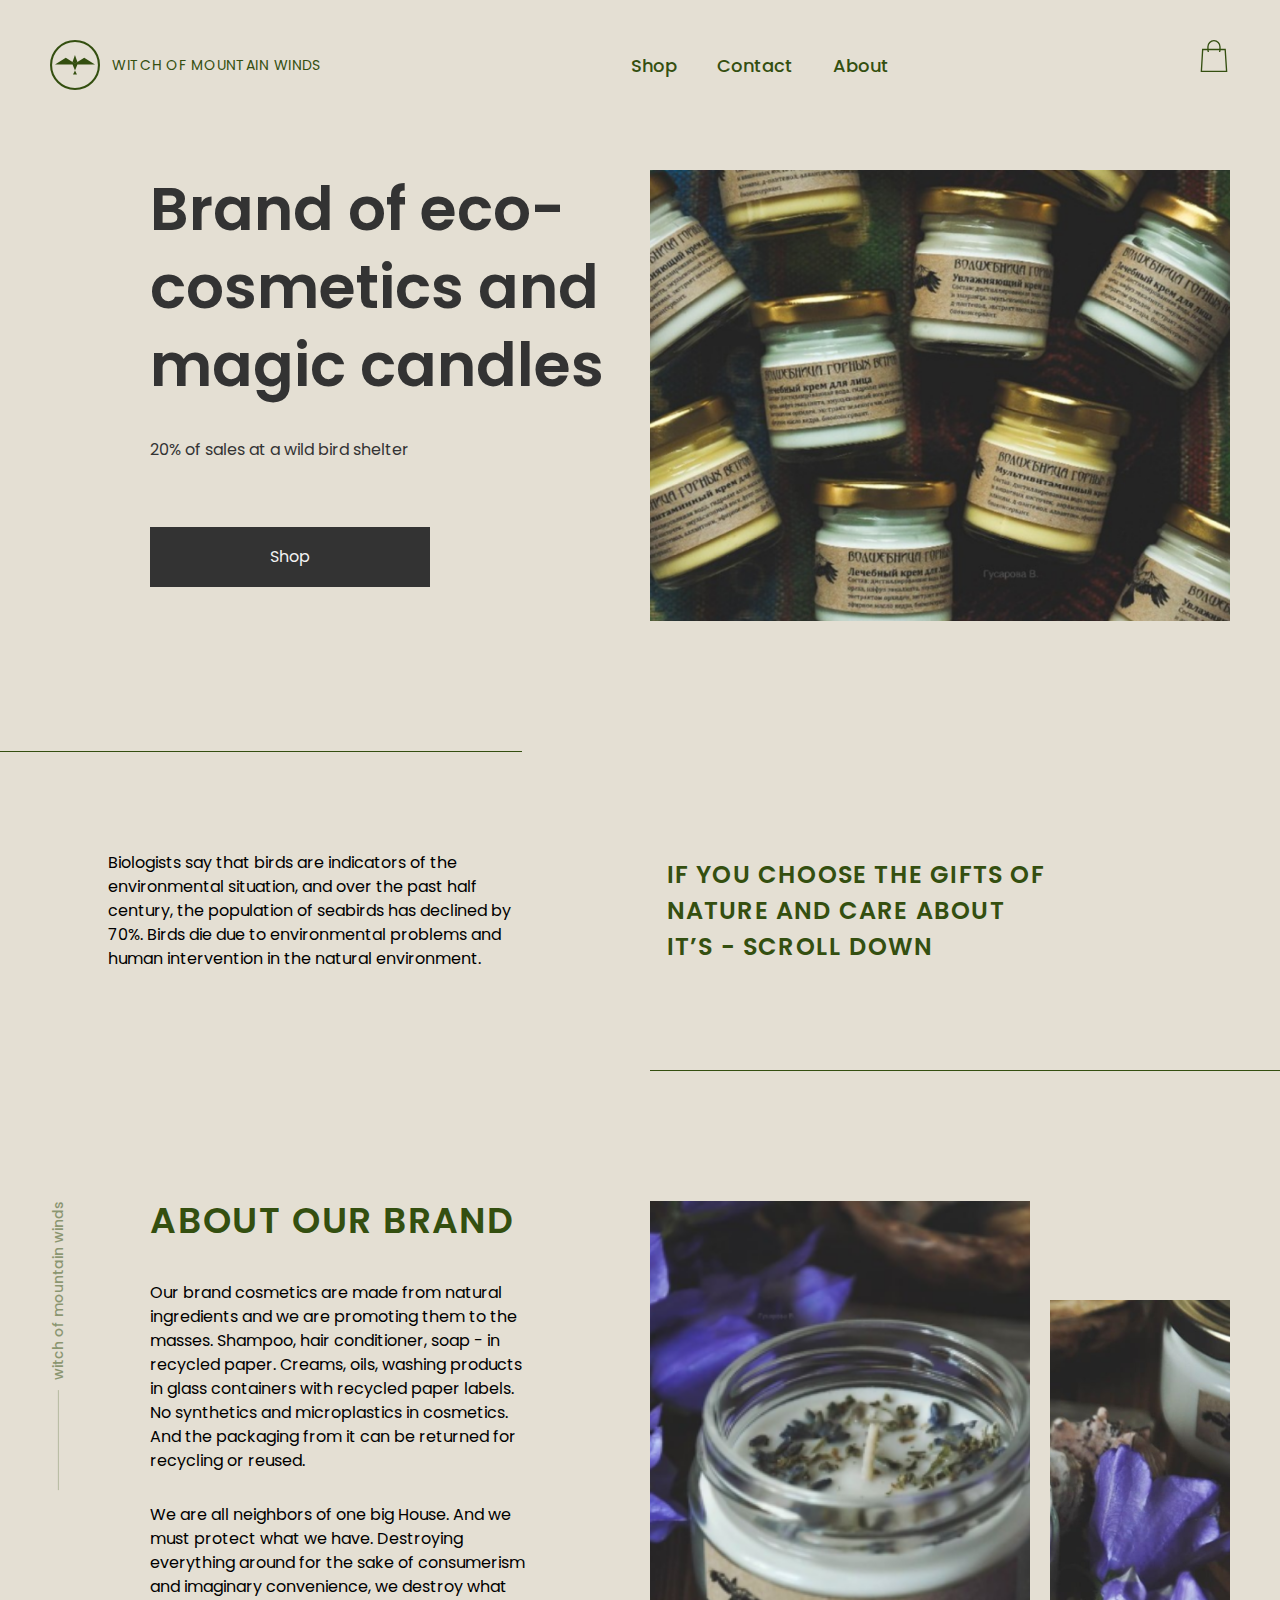
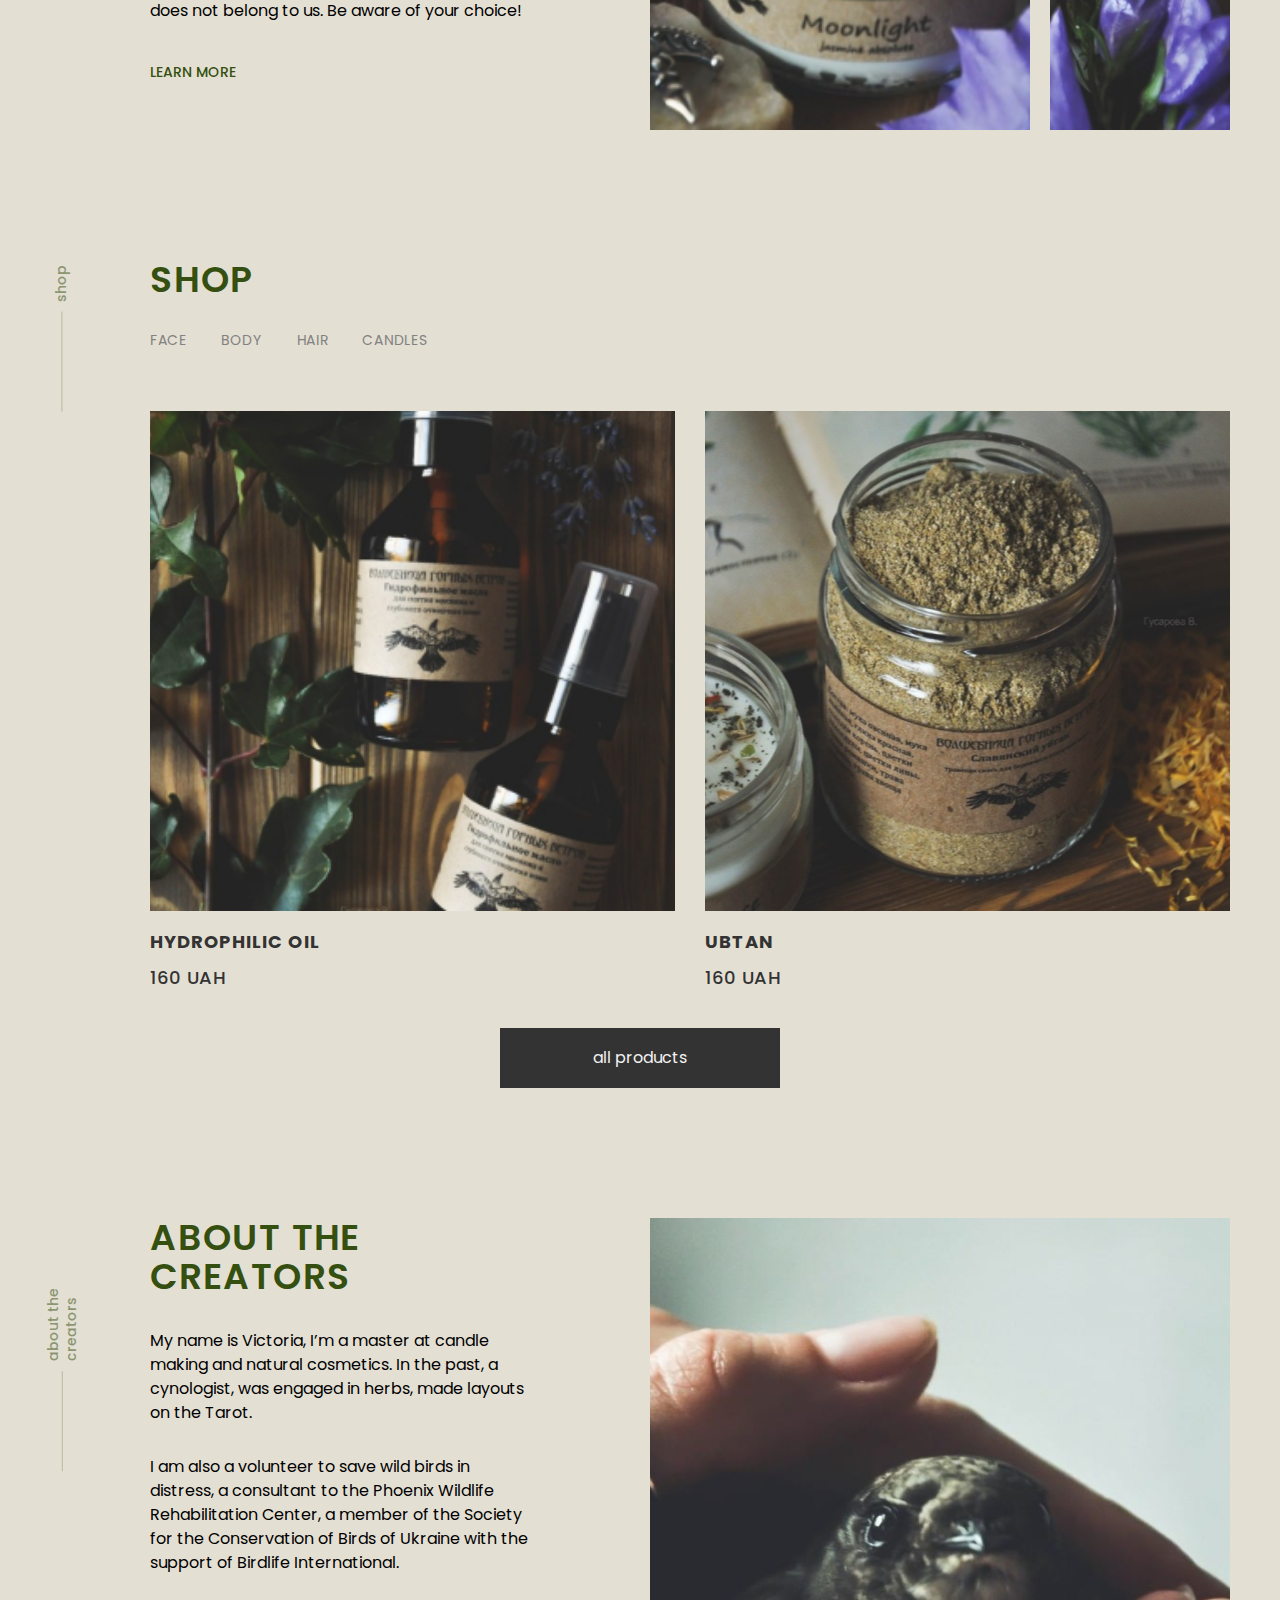
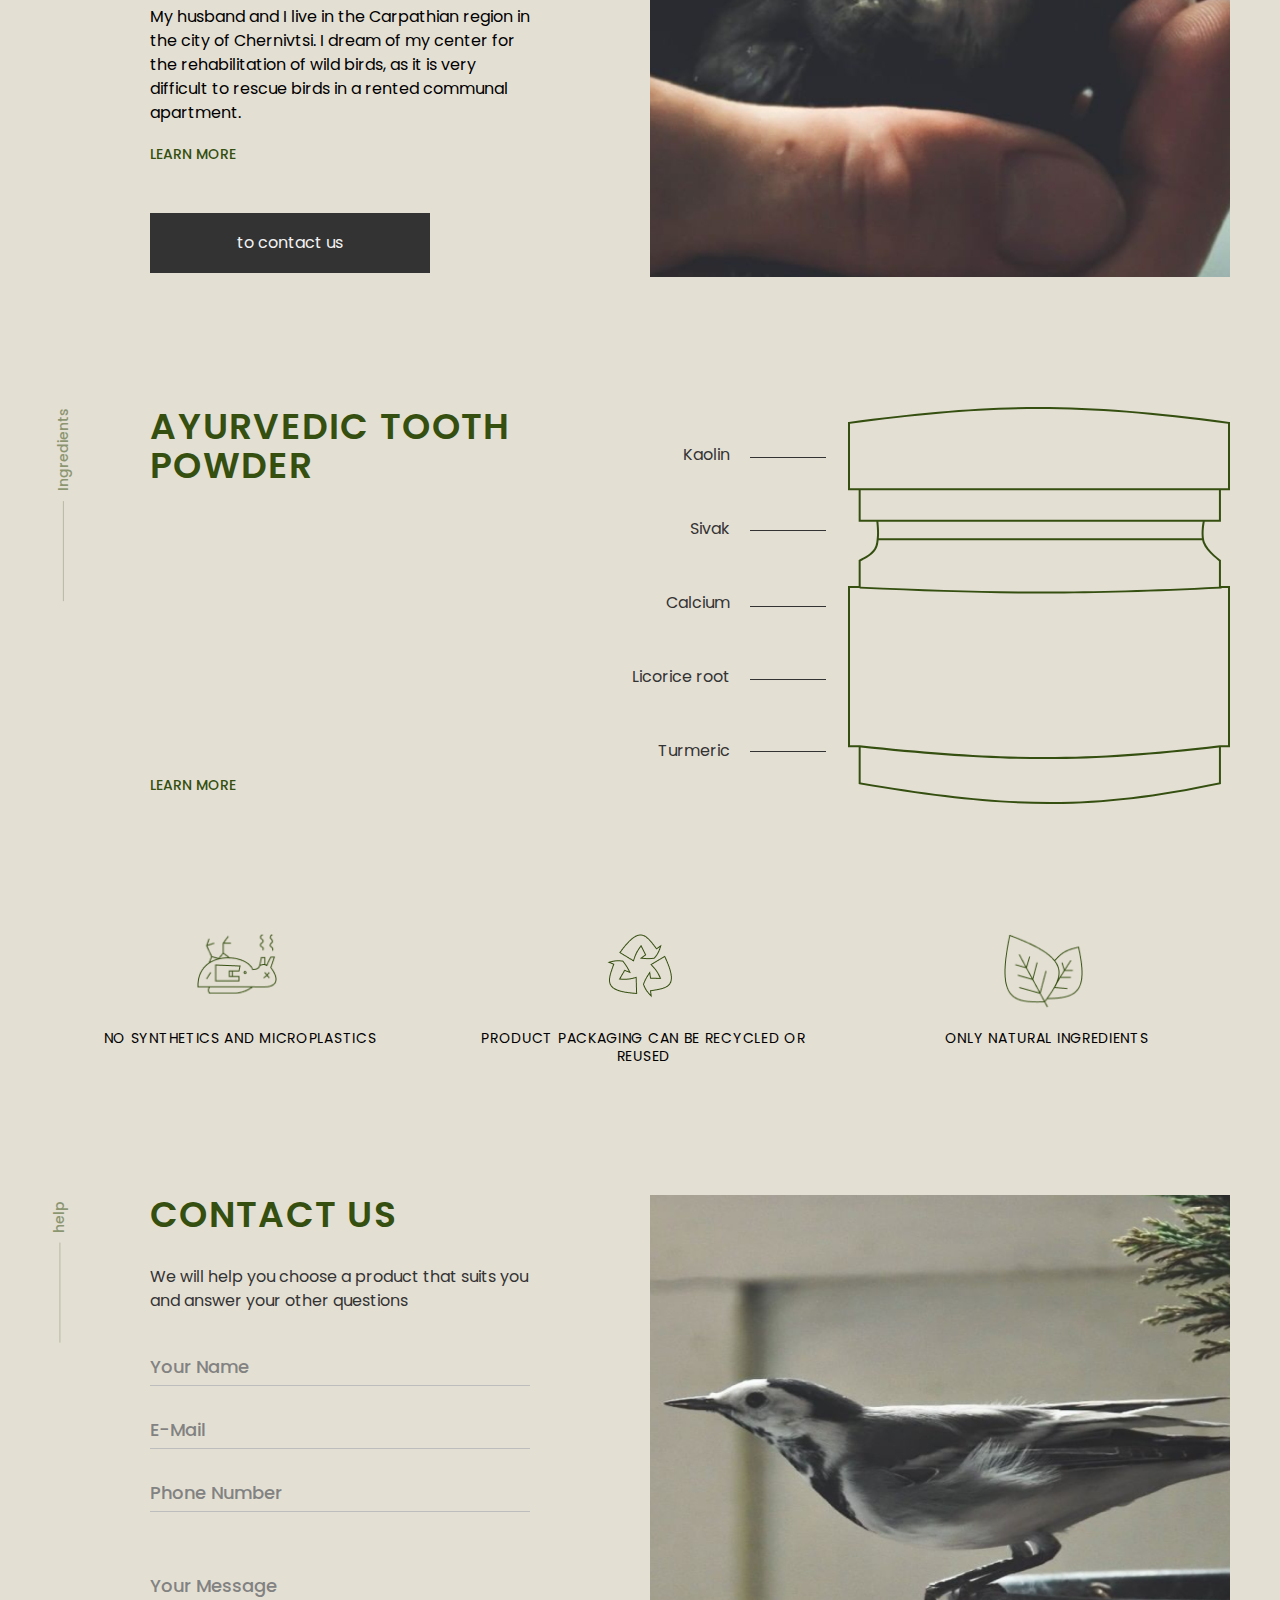
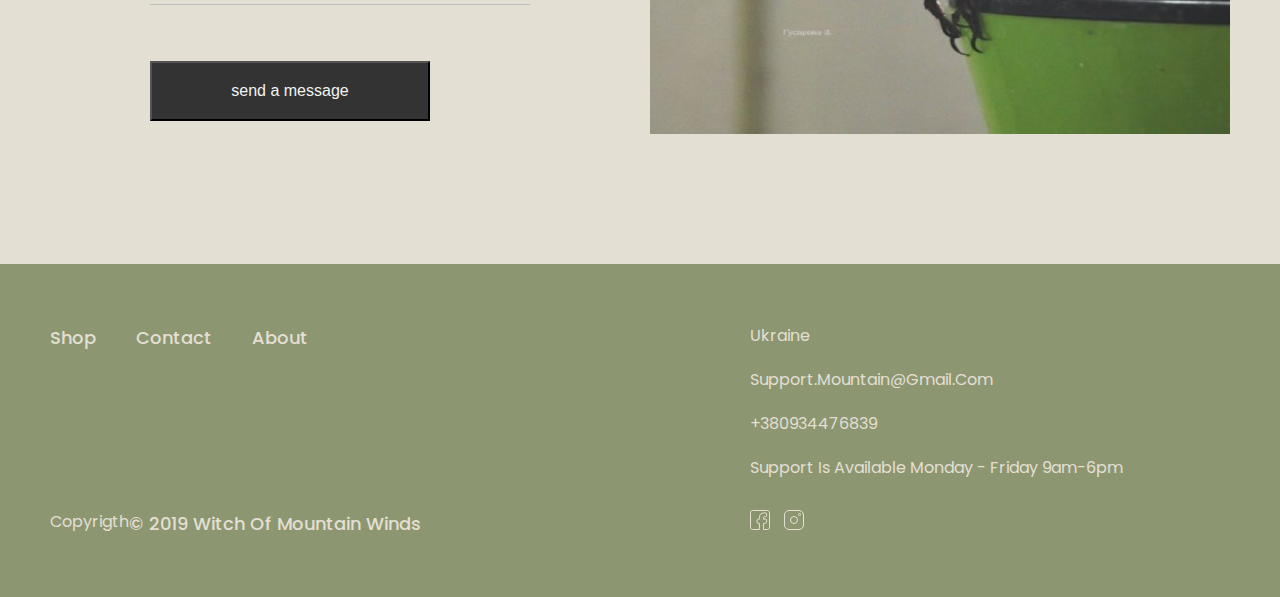
<file: index.html>
<!DOCTYPE html><html lang="en" class="page"><head><meta charset="UTF-8"><meta name="viewport" content="width=device-width, initial-scale=1.0"><title>eco-cosmetics</title><link rel="icon" href="logo.7cfa0dda.svg"><link rel="preconnect" href="https://fonts.googleapis.com"><link rel="preconnect" href="https://fonts.gstatic.com"><link href="https://fonts.googleapis.com/css2?family=Poppins:wght@400;500;600&display=swap" rel="stylesheet"><link rel="stylesheet" href="main.7b619595.css"></head><script type="text/javascript" src="main.b2b0b56a.js"></script><body class="page__body"> <header class="header"> <div class="header__container"> <div class="header__content"> <div class="top top__header"> <a href="#burger" class="icon icon--menu icon--menu--header"></a> <a href="#" class="icon icon--logo icon--logo--header"></a> <a href="#" class="top__bigLogo"> <div class="icon icon--logo icon--logo--big"></div> <div class="top__slogan">witch of mountain winds</div> </a> <nav class="nav nav__header"> <a href="#shop" class="nav__item nav__item--header">Shop</a> <a href="#contact" class="nav__item nav__item--header">Contact</a> <a href="#about" class="nav__item nav__item--header">About</a> </nav> <a href="#" class="icon icon--shop"></a> </div> <div class="header__img"></div> <h1 class="header__title">Brand of eco-cosmetics and magic candles</h1> <div class="header__sale">20% of sales at a wild bird shelter</div> <a href="#shop" class="button button__header">Shop</a> </div> </div> </header> <section class="explanation"> <div class="explanation__container"> <div class="explanation__line explanation__line--1"></div> <div class="explanation__text2">Biologists say that birds are indicators of the environmental situation, and over the past half century, the population of seabirds has declined by 70%. Birds die due to environmental problems and human intervention in the natural environment.</div> <div class="explanation__text">if you choose the gifts of nature and care about it’s - scroll down</div> <div class="explanation__line explanation__line--2"></div> </div> </section> <aside class="burger page__burger" id="burger"> <div class="burger__container"> <div class="burger__content"> <div class="top top__burger"> <a href="#" class="icon icon--white-close"></a> </div> <nav class="nav nav__burger"> <a href="#shop" class="nav__item nav__item--aside">Shop</a> <a href="#contact" class="nav__item nav__item--aside">Contact</a> <a href="#about" class="nav__item nav__item--aside">About</a> </nav> </div> </div> </aside> <section class="about" id="about"> <div class="about__container"> <div class="about__content"> <div class="about__box"> <h2 class="about__title">about our brand</h2> <div class="about__text"> <p class="about__p">Our brand cosmetics are made from natural ingredients and we are promoting them to the masses. Shampoo, hair conditioner, soap - in recycled paper. Creams, oils, washing products in glass containers with recycled paper labels. No synthetics and microplastics in cosmetics. And the packaging from it can be returned for recycling or reused.</p> <p class="about__p about__p--2">We are all neighbors of one big House. And we must protect what we have. Destroying everything around for the sake of consumerism and imaginary convenience, we destroy what does not belong to us. Be aware of your choice!</p> </div> <div class="about__learn-more">LEARN MORE</div> </div> <a href="#" class="pointer pointer--about">witch of mountain winds</a> <div class="about__img about__img--1"></div> <div class="about__img about__img--2"></div> </div> </div> </section> <section class="shop" id="shop"> <div class="shop__container"> <div class="shop__content"> <h2 class="shop__title">shop</h2> <ul class="shop__list"> <li class="shop__item"> <a class="shop__link shop__link--active" href="#">face</a> </li> <li class="shop__item"> <a class="shop__link" href="#">body</a> </li> <li class="shop__item"> <a class="shop__link" href="#">hair</a> </li> <li class="shop__item"> <a class="shop__link" href="#">candles</a> </li> </ul> <div class="product__box"> <div class="product product--1"> <div class="product__img product__img--1"></div> <h3 class="product__title product__title--1">Hydrophilic oil</h3> <div class="product__price product__price--1">160 UAH</div> </div> <div class="product product--2"> <div class="product__img product__img--2"></div> <h3 class="product__title product__title--2">ubtan</h3> <div class="product__price product__price--2">160 UAH</div> </div> </div> <a href="card.html" class="button button__shop">all products</a> <a href="#" class="pointer pointer--shop">shop</a> </div> </div> </section> <section class="creators"> <div class="creators__container"> <div class="creators__content"> <div class="creators__box"> <h2 class="creators__title">about the creators</h2> <div class="creators__text"> <p>My name is Victoria, I’m a master at candle making and natural cosmetics. In the past, a cynologist, was engaged in herbs, made layouts on the Tarot.</p> <p>I am also a volunteer to save wild birds in distress, a consultant to the Phoenix Wildlife Rehabilitation Center, a member of the Society for the Conservation of Birds of Ukraine with the support of Birdlife International.</p> <p class="creators__none">My husband and I live in the Carpathian region in the city of Chernivtsi. I dream of my center for the rehabilitation of wild birds, as it is very difficult to rescue birds in a rented communal apartment.</p> </div> <div class="creators__learn-more">LEARN MORE</div> <a href="#contact" class="button button__creators">to contact us</a> </div> <div class="creators__img"></div> <div class="pointer pointer--creators">about the creators</div> </div> </div> </section> <section class="ayurvedic"> <div class="ayurvedic__container"> <div class="ayurvedic__content"> <h2 class="ayurvedic__title">Ayurvedic Tooth Powder</h2> <div class="ayurvedic__box"> <ul class="ayurvedic__list"> <li class="ayurvedic__item ayurvedic__item--1">Kaolin</li> <li class="ayurvedic__item ayurvedic__item--2">Sivak </li> <li class="ayurvedic__item ayurvedic__item--3">Calcium</li> <li class="ayurvedic__item ayurvedic__item--4">Licorice root</li> <li class="ayurvedic__item ayurvedic__item--5">Turmeric</li> </ul> <div class="ayurvedic__img"></div> </div> <div class="ayurvedic__learn-more">LEARN MORE</div> <div class="pointer pointer--ayurvedic">Ingredients</div> </div> </div> </section> <section class="pros"> <div class="pros__container"> <div class="pros__plus pros__plus--1"> <div class="pros__paint pros__paint--1"></div> <div class="pros__text">No synthetics and microplastics</div> </div> <div class="pros__plus pros__plus--2"> <div class="pros__paint pros__paint--2"></div> <div class="pros__text">product packaging can be recycled or reused</div> </div> <div class="pros__plus pros__plus--3"> <div class="pros__paint pros__paint--3"></div> <div class="pros__text">only natural ingredients</div> </div> </div> </section> <section class="contact" id="contact"> <div class="contact__container"> <div class="contact__content"> <div class="contact__box"> <h2 class="contact__title">contact us</h2> <div class="contact__text">We will help you choose a product that suits you and answer your other questions</div> <form action=" " onsubmit="this.reset(); return false;" id="form-reload" class="contact__form"> <input type="text" name="name" placeholder="your name" class="contact__field form-field" required> <input type="email" name="email" placeholder="e-mail" class="contact__field form-field" required> <input type="number" name="phone" placeholder="phone number" class="contact__field contact__field--phone" required> <textarea name="message" rows="1" class="contact__field contact__field--textarea" placeholder="Your message" required></textarea> <button class="button button__contact">send a message</button> </form> </div> <div class="contact__img"></div> <div class="pointer pointer--contact">help</div> </div> </div> </section> <section class="footer"> <div class="footer__container"> <div class="footer__content"> <div class="footer__contacts"> <nav class="nav nav__footer"> <a href="#shop" class="nav__item nav__item--footer">Shop</a> <a href="#contact" class="nav__item nav__item--footer">Contact</a> <a href="#about" class="nav__item nav__item--footer">About</a> </nav> <div class="footer__applications footer__applications--1"> <a href="https://www.facebook.com/EccoVerde.INT" target="_blank" class="icon icon--face"></a> <a href="https://www.instagram.com/eccoverde/" target="_blank" class="icon icon--inst"></a> </div> </div> <div class="footer__info"> <div class="footer__text">Ukraine</div> <a class="footer__address footer__text" href="mailto:support.mountain@gmail.com">support.mountain@gmail.com</a> <a href="tel:+380934476839" class="footer__address footer__text"> +380934476839 </a> <div class="footer__text">Support is available Monday - Friday 9am-6pm</div> </div> <div class="footer__applications footer__applications--2"> <a href="https://www.facebook.com/EccoVerde.INT" target="_blank" class="icon icon--face"></a> <a href="https://www.instagram.com/eccoverde/" target="_blank" class="icon icon--inst"></a> </div> <div class="footer__copyrigth footer__text"> <div class="footer__copy footer__text">copyrigth</div> <div class="footer__years">&copy; 2019 witch of mountain winds</div> </div> </div> </div> </section> </body></html>
</file>
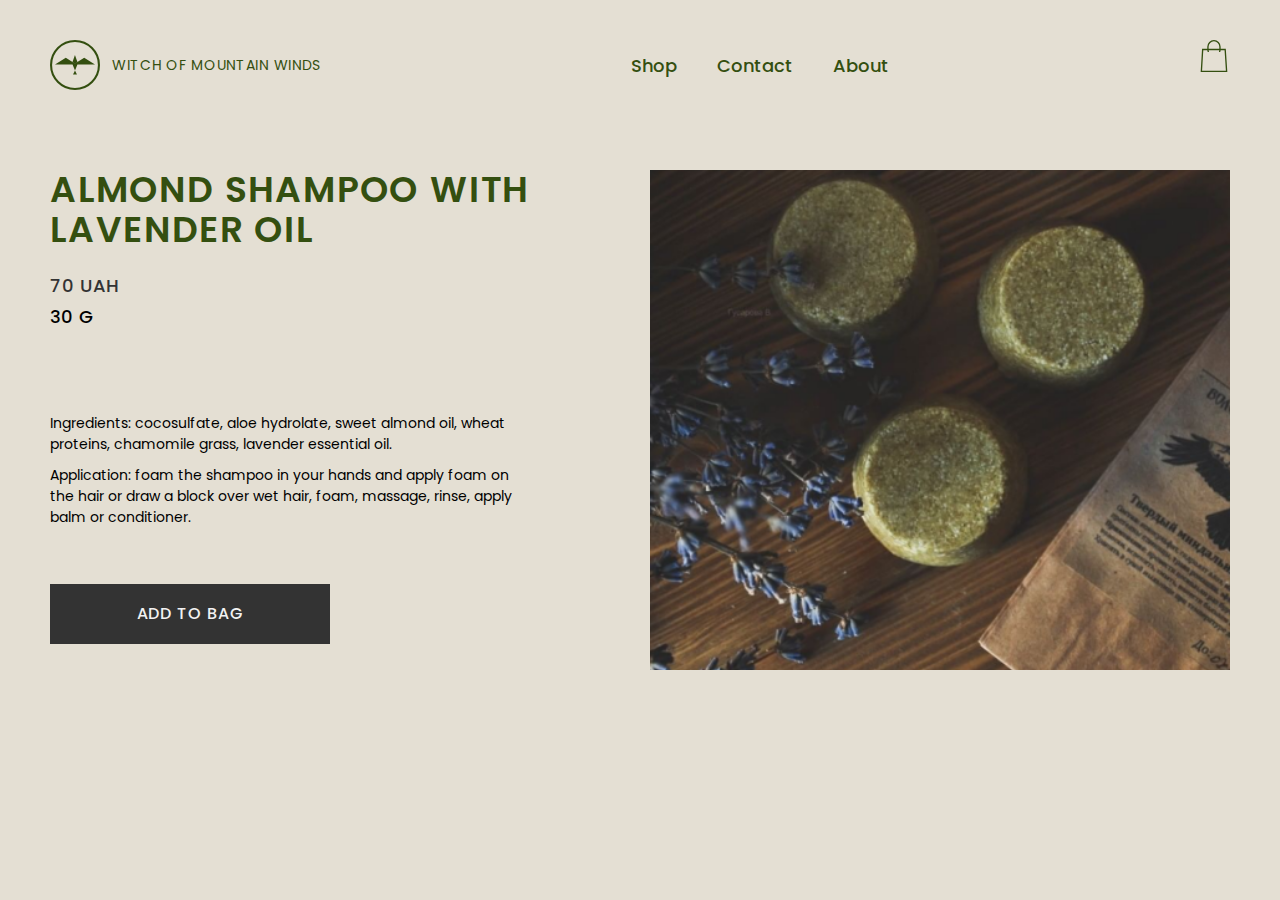
<file: card.html>
<!DOCTYPE html><html lang="en" class="page"><head><meta charset="UTF-8"><meta name="viewport" content="width=device-width, initial-scale=1.0"><title>card | Eco Cosmetics</title><link rel="icon" href="logo.7cfa0dda.svg"><link rel="preconnect" href="https://fonts.googleapis.com"><link rel="preconnect" href="https://fonts.gstatic.com"><link href="https://fonts.googleapis.com/css2?family=Poppins:wght@400;500;600&display=swap" rel="stylesheet"><link rel="stylesheet" href="main.7b619595.css"></head><body class="page__body page__body--card"> <header class="header"> <div class="header__container"> <div class="header__content"> <div class="top top__header"> <a href="index.html#burger" class="icon icon--menu icon--menu--header"></a> <a href="#" class="icon icon--logo icon--logo--card"></a> <a href="#" class="top__bigLogo"> <div class="icon icon--logo icon--logo--big"></div> <div class="top__slogan">witch of mountain winds</div> </a> <nav class="nav nav__header"> <a href="#shop" class="nav__item nav__item--header">Shop</a> <a href="#contact" class="nav__item nav__item--header">Contact</a> <a href="#about" class="nav__item nav__item--header">About</a> </nav> <a href="#" class="icon icon--shop"></a> </div> </div> </div> </header> <section class="card card--1 product"> <div class="card__container"> <div class="card__content"> <h3 class="card__title product__title">Hydrophilic oil</h3> <div class="card__info"> <div class="card__price product__price">160 UAH</div> <div class="card__weight">30 g</div> </div> <div class="card__img card__img--2"></div> <a href="#" class="button button__card">add to bag</a> <div class="card__box"> <p class="card__text">Ingredients: cocosulfate, aloe hydrolate, sweet almond oil, wheat proteins, chamomile grass, lavender essential oil.</p> <p class="card__text">Application: foam the shampoo in your hands and apply foam on the hair or draw a block over wet hair, foam, massage, rinse, apply balm or conditioner.</p> </div> </div> </div> </section> <section class="card card--2 product"> <div class="card__container"> <div class="card__content"> <h3 class="card__title product__title">Almond Shampoo with Lavender Oil</h3> <div class="card__info"> <div class="card__price product__price">70 UAH</div> <div class="card__weight">30 g</div> </div> <div class="card__img card__img--1"></div> <a href="#" class="button button__card">add to bag</a> <div class="card__box"> <p class="card__text">Ingredients: cocosulfate, aloe hydrolate, sweet almond oil, wheat proteins, chamomile grass, lavender essential oil.</p> <p class="card__text">Application: foam the shampoo in your hands and apply foam on the hair or draw a block over wet hair, foam, massage, rinse, apply balm or conditioner.</p> </div> </div> </div> </section> </body></html>
</file>
<file: main.7b619595.css>
h1{font-family:Roboto,sans-serif;font-weight:400}*{box-sizing:border-box}p{margin:0}a{text-decoration:none}.page{background-color:#e4dfd3;font-family:Poppins,sans-serif;font-size:14px;font-style:normal;font-weight:400;line-height:150%;scroll-behavior:smooth}.page:has(.page__burger:target){overflow:hidden}.page__body{margin:0;display:flex;flex-direction:column;gap:100px}@media (min-width:768px){.page__body{gap:130px}}@media (min-width:1280px){.page__body{gap:200px}.page__body:last-child{row-gap:130px}}.page__body--card{gap:0}@media (min-width:768px){.page__body--card{gap:0}}@media (min-width:1280px){.page__body--card{gap:0}.page__body--card:last-child{row-gap:0}}.page__burger{position:fixed;left:0;top:0;right:0;transform:translateX(-100%);transition:transform .3s}.page__burger:target{transform:translateX(0)}.header{position:relative}.header__container{margin:0 auto;max-width:768px;padding:0 20px}@media (min-width:768px){.header__container{max-width:1280px;padding:0 27px}}@media (min-width:1280px){.header__container{max-width:1280px;padding:0 50px}}@media (min-width:1280px) and (min-width:768px){.header__content{display:grid;grid-template-columns:repeat(12,1fr);column-gap:20px}}.header__img{background-image:url(header2.c97b3c31.png);height:267px;background-size:cover;background-repeat:no-repeat;background-position:50%;width:calc(100% + 20px);position:absolute;right:-20px;left:-20px}@media (min-width:768px){.header__img{position:static;width:100%;height:500px}}@media (min-width:1280px){.header__img{grid-column:7/13;grid-row:2/5;height:451px}}.header__title{margin:292px 0 10px;color:#333;text-align:center;font-family:inherit;font-size:24px;font-weight:600;line-height:130%}@media (min-width:768px){.header__title{margin-top:50px}}@media (min-width:1280px){.header__title{grid-column:2/7;grid-row:2/3;font-size:60px;text-align:left;margin:0;height:fit-content}}.header__sale{color:#333;text-align:center;margin-bottom:30px;font-size:16px;font-weight:400;line-height:150%}@media (min-width:1280px){.header__sale{grid-column:2/6;text-align:left;margin:0}}.icon{display:block;background-repeat:no-repeat;background-size:contain;background-position:50%;width:24px;height:24px;transition:all .3s}.icon:hover{transform:scale(1.2)}@media (min-width:1280px){.icon{width:24px;height:24px}}.icon--menu{background-image:url(menu.b9300cdf.svg)}@media (min-width:1280px){.icon--menu--header{display:none}}.icon--close{background-image:url(close.716de1c0.svg)}.icon--white-close{background-image:url(white-close.77111224.svg);height:15px;width:15px}.icon--face{background-image:url(facebook.54a77947.svg);width:20px;height:20px}.icon--inst{background-image:url(instagram.57141b33.svg);width:20px;height:20px}.icon--logo{background-image:url(logo.7cfa0dda.svg);width:24px;height:24px}@media (min-width:1280px){.icon--logo--card,.icon--logo--header{display:none}}.icon--logo--big{width:50px;height:50px}.icon--shop{background-image:url(shop.48d70efd.svg);width:24px;height:24px}@media (min-width:1280px){.icon--shop{width:32px;height:32px}}.about__container{margin:0 auto;max-width:768px;padding:0 20px}@media (min-width:768px){.about__container{max-width:1280px;padding:0 27px}}@media (min-width:1280px){.about__container{max-width:1280px;padding:0 50px}}@media (min-width:768px){.about__content{display:grid;grid-template-columns:repeat(6,1fr);gap:30px}}@media (min-width:1280px){.about__content{position:relative}}@media (min-width:1280px) and (min-width:768px){.about__content{display:grid;grid-template-columns:repeat(12,1fr);column-gap:20px}}.about__title{color:#344f10;font-size:24px;font-weight:600;line-height:150%;letter-spacing:1.2px;text-transform:uppercase;margin:0 0 10px}@media (min-width:1280px){.about__title{font-size:36px;line-height:110%;letter-spacing:1.8px}}.about__p{margin:0}.about__p--2{display:none}@media (min-width:1280px){.about__p--2{display:block}}.about__learn-more{color:#344f10;font-size:14px;font-weight:500;line-height:130%;padding-bottom:10px;position:relative;margin-top:30px;width:fit-content}.about__learn-more:after{content:" ";position:absolute;bottom:0;display:block;height:1px;width:100%;background-color:#344f10;transition:transform .3s;transform:scale(0)}.about__learn-more:hover:after{transform:scale(1)}.about__text{font-size:16px;line-height:150%}@media (min-width:1280px){.about__text{display:flex;flex-direction:column;gap:30px;margin:40px 0}}.about__img--1{background-image:url(brand_1.e43d2396.png);background-size:cover;background-repeat:no-repeat;background-position:50%}@media (min-width:768px){.about__img--1{height:321px;grid-column:4/7}}@media (min-width:1280px){.about__img--1{grid-column:7/11;height:529px}}@media (min-width:1280px){.about__img--2{background-image:url(brand_2.4cdce75a.png);background-size:cover;background-repeat:no-repeat;background-position:50%;grid-column:11/13;height:430px;margin-top:99px}}@media (min-width:768px){.about__box{grid-column:1/4}}@media (min-width:1280px){.about__box{grid-column:2/6}}.shop__container{margin:0 auto;max-width:768px;padding:0 20px}@media (min-width:768px){.shop__container{max-width:1280px;padding:0 27px}}@media (min-width:1280px){.shop__container{max-width:1280px;padding:0 50px}}@media (min-width:1280px){.shop__content{position:relative}}@media (min-width:1280px) and (min-width:768px){.shop__content{display:grid;grid-template-columns:repeat(12,1fr);column-gap:20px}}.shop__title{color:#344f10;font-size:24px;font-weight:600;line-height:150%;letter-spacing:1.2px;text-transform:uppercase;text-align:center;margin:0 0 20px}@media (min-width:1280px){.shop__title{font-size:36px;line-height:110%;letter-spacing:1.8px}}@media (min-width:768px){.shop__title{text-align:left;margin-bottom:10px}}@media (min-width:1280px){.shop__title{grid-column:2/4;margin-bottom:30px}}.shop__list{margin:0 0 11px;padding:0;display:flex;justify-content:space-between;list-style:none}@media (min-width:768px){.shop__list{justify-content:start;gap:34px;margin:0}}@media (min-width:1280px){.shop__list{grid-column:2/6}}.shop__link{text-decoration:none;color:#828282;font-weight:400;line-height:130%;letter-spacing:.7px;text-transform:uppercase;position:relative;transition:all,.3}.shop__link:hover{color:#333}.shop__link:after{content:" ";position:absolute;bottom:-10px;display:block;height:1px;width:100%;background-color:#333;transition:transform .3s;transform:scale(0);transform-origin:left}.shop__link:hover:after{transform:scale(1)}.nav,.nav__header{display:none}@media (min-width:1280px){.nav__header{display:flex;gap:40px;align-items:center}}.nav__burger{display:flex;flex-direction:column;gap:41px;margin-top:16px}@media (min-width:768px){.nav__burger{margin-top:70px;gap:61px}}.nav__footer{display:flex;flex-direction:column;gap:11px}@media (min-width:768px){.nav__footer{gap:15px}}@media (min-width:1280px){.nav__footer{flex-direction:row;gap:40px}}.nav__item{transition:all .3s}.nav__item:hover{color:#344f10}.nav__item--header{color:#344f10;font-size:18px;font-weight:500;line-height:150%;text-transform:capitalize}.nav__item--header:hover{color:#333;transform:scale(1.1)}.nav__item--aside{color:#e4dfd3;text-align:center;font-size:18px;font-weight:600;line-height:130%;text-decoration:none;position:relative}.nav__item--aside:after{content:" ";position:absolute;bottom:-10px;display:block;height:1px;width:100%;background-color:#828282;transition:transform .3s;transform:scale(1)}.nav__item--aside:hover:after{transform:scale(1.1)}.nav__item--footer{color:#e4dfd3;font-size:18px;font-weight:500;line-height:150%;text-transform:capitalize;text-decoration:none}@media (min-width:768px){.nav__item--footer{font-size:14px;font-weight:400}}@media (min-width:1280px){.nav__item--footer{font-size:18px;font-weight:500;line-height:150%}}.top{display:flex;justify-content:space-between;padding:15px 0 20px}@media (min-width:768px){.top{padding:23px 0 30px}}@media (min-width:1280px){.top{padding:40px 0 80px;grid-column:1/13}}.top__bigLogo{display:none}@media (min-width:1280px){.top__bigLogo{display:flex;gap:12px;align-items:center}}.top__slogan{color:#344f10;letter-spacing:.7px;text-transform:uppercase}.button{display:flex;text-decoration:none;width:100%;max-width:280px;margin:30px auto 0;font-size:16px;line-height:100%;align-items:center;justify-content:center;height:60px;cursor:pointer;background-color:#333;color:#f2f2f2;padding:0;transition:all .3s}.button:hover{color:#333;background-color:#e4dfd3;border:1px solid #333}@media (min-width:768px){.button__shop{margin-top:50px}}@media (min-width:1280px){.button__shop{grid-column:1/13;margin-top:40px}}@media (min-width:768px){.button__creators{margin-left:0}}@media (min-width:1280px){.button__creators{margin-top:40px}}@media (min-width:768px){.button__contact{margin-top:25px;margin-left:0}}@media (min-width:1280px){.button__contact{margin-top:50px}}@media (min-width:1280px){.button__header{grid-column:2/5}}@media (min-width:1280px){.button__card{grid-column:1/6;margin-left:0;order:1}}.explanation__container{margin:0 auto;max-width:768px;padding:0 20px}@media (min-width:768px){.explanation__container{max-width:1280px;padding:0 27px}}@media (min-width:1280px){.explanation__container{max-width:1280px;padding:0 50px;align-items:center;position:relative;grid-row:100px;padding:100px 0}}@media (min-width:1280px) and (min-width:768px){.explanation__container{display:grid;grid-template-columns:repeat(12,1fr);column-gap:20px}}.explanation__text{font-size:18px;font-weight:600;line-height:150%;letter-spacing:.9px;text-transform:uppercase;color:#344f10}@media (min-width:768px){.explanation__text{width:280px;margin:0 auto;text-align:center}}@media (min-width:1280px){.explanation__text{grid-column:7/11;font-size:24px;font-weight:600;line-height:150%;letter-spacing:1.2px;width:380px;text-align:left}}.explanation__line{display:none}@media (min-width:1280px){.explanation__line{display:block;height:1px}}.explanation__line--1{top:0;left:0;grid-column:1/6}.explanation__line--1,.explanation__line--2{position:absolute;width:100%;background-color:#344f10}.explanation__line--2{grid-column:7/13;bottom:0;right:0}.explanation__text2{display:none}@media (min-width:1280px){.explanation__text2{display:block;grid-column:2/6;font-size:16px;line-height:150%}}.burger{background-color:#333;height:568px}@media (min-width:768px){.burger{height:1024px}}.burger__container{margin:0 auto;max-width:768px;padding:0 20px}@media (min-width:768px){.burger__container{max-width:1280px;padding:0 27px}}@media (min-width:1280px){.burger__container{max-width:1280px;padding:0 50px}}.product{display:flex;flex-direction:column;text-transform:uppercase;letter-spacing:.9px;font-weight:500;line-height:150%}@media (min-width:768px){.product{display:block}}@media (min-width:768px){.product--1{grid-column:1/4}}.product--2{display:none}@media (min-width:768px){.product--2{display:block;grid-column:4/7}}.product__box{padding:15px 0 0}@media (min-width:768px){.product__box{display:grid;grid-template-columns:repeat(6,1fr);gap:30px;margin:35px 0 0;padding:0}}@media (min-width:1280px){.product__box{grid-column:2/13;margin:60px 0 0}}.product__title{color:#333;font-size:18px;margin:287px 0 10px}@media (min-width:768px){.product__title{margin:20px 0 15px}}.product__price{color:#333;font-size:18px}.product__img{background-size:cover;background-repeat:no-repeat;background-position:50%;width:calc(100% + 20px);position:absolute;right:-20px;left:-20px;height:267px}@media (min-width:768px){.product__img{position:static;width:100%;height:300px}}@media (min-width:1280px){.product__img{height:500px}}.product__img--1{background-image:url(oil-tab.eb71385d.png)}.product__img--2{background-image:url(ubtan.6bb07963.png)}.pointer{display:none;font-size:14px;font-weight:500;line-height:130%;text-decoration:none;color:#344f10;height:fit-content;opacity:.5;transform:rotate(-90deg)}@media (min-width:1280px){.pointer{display:inline;position:absolute;grid-column:1/2;grid-row:1/2;text-align:left}.pointer:before{content:" ";position:absolute;display:block;width:100px;height:1px;background-color:#344f10;opacity:.5;margin-right:10px;top:50%;right:100%}}@media (min-width:1280px){.pointer--about{width:192px;right:-30%;top:14%}}@media (min-width:1280px){.pointer--shop{width:35px;right:64%;top:22%}}@media (min-width:1280px){.pointer--creators{width:132px;right:90%;top:9%}}@media (min-width:1280px){.pointer--ayurvedic{width:80px;right:34%;top:9%}}@media (min-width:1280px){.pointer--contact{width:35px;right:94%;top:2%}}.creators__container{margin:0 auto;max-width:768px;padding:0 20px;position:relative}@media (min-width:768px){.creators__container{max-width:1280px;padding:0 27px}}@media (min-width:1280px){.creators__container{max-width:1280px;padding:0 50px}}@media (min-width:768px){.creators__content{display:grid;grid-template-columns:repeat(6,1fr);gap:30px}}@media (min-width:1280px) and (min-width:768px){.creators__content{display:grid;grid-template-columns:repeat(12,1fr);column-gap:20px}}.creators__title{color:#344f10;font-size:24px;font-weight:600;line-height:150%;letter-spacing:1.2px;text-transform:uppercase;margin:0 0 10px}@media (min-width:1280px){.creators__title{font-size:36px;line-height:110%;letter-spacing:1.8px;margin-bottom:32px}}.creators__learn-more{color:#344f10;font-size:14px;font-weight:500;line-height:130%;padding-bottom:10px;position:relative;margin-top:30px;width:fit-content}.creators__learn-more:after{content:" ";position:absolute;bottom:0;display:block;height:1px;width:100%;background-color:#344f10;transition:transform .3s;transform:scale(0)}.creators__learn-more:hover:after{transform:scale(1)}@media (min-width:768px){.creators__learn-more{margin-top:20px}}.creators__none{display:none}@media (min-width:1280px){.creators__none{display:inline}}.creators__text{display:flex;flex-direction:column;gap:20px}@media (min-width:768px){.creators__text{gap:15px;font-size:16px;line-height:150%}}@media (min-width:1280px){.creators__text{gap:30px}}@media (min-width:768px){.creators__box{grid-column:1/4}}@media (min-width:1280px){.creators__box{grid-column:2/6}}@media (min-width:768px){.creators__img{background-position:50%;background-repeat:no-repeat;background-size:cover;background-image:url(bird.f3786613.png);height:440px;grid-column:4/7}}@media (min-width:1280px){.creators__img{height:659px;grid-column:7/13}}.ayurvedic__container{position:relative}@media (min-width:1280px){.ayurvedic__container{margin:0 auto;max-width:768px;padding:0 20px}}@media (min-width:1280px) and (min-width:768px){.ayurvedic__container{max-width:1280px;padding:0 27px}}@media (min-width:1280px) and (min-width:1280px){.ayurvedic__container{max-width:1280px;padding:0 50px}}@media (min-width:1280px) and (min-width:768px){.ayurvedic__container{display:grid;grid-template-columns:repeat(12,1fr);column-gap:20px}}@media (min-width:1280px){.ayurvedic__content{display:flex;flex-direction:column;justify-content:space-between;gap:290px;grid-column:2/7}}.ayurvedic__title{color:#344f10;font-size:24px;font-weight:600;line-height:150%;letter-spacing:1.2px;text-transform:uppercase;margin:0 0 20px 20px}@media (min-width:1280px){.ayurvedic__title{font-size:36px;line-height:110%;letter-spacing:1.8px}}@media (min-width:768px){.ayurvedic__title{width:342px;position:absolute;top:0;left:0}}@media (min-width:1280px){.ayurvedic__title{position:static;margin:0;grid-column:2/6;width:380px}}.ayurvedic__box{display:flex;justify-content:end;gap:20px}@media (min-width:1280px){.ayurvedic__box{width:620px;position:absolute;right:50px}}.ayurvedic__img{background-image:url(g_tab.7b4cdea1.png);height:397px;width:380px}@media (min-width:1280px){.ayurvedic__img{background-image:url(g_des.a80bfef0.svg);width:480px}}.ayurvedic__list{padding:0 0 0 20px;margin:0;list-style:none;list-style-position:outside}.ayurvedic__item{color:#333;text-align:right;font-size:16px;line-height:150%;width:98px;margin-top:50px}.ayurvedic__item--1{margin-top:36px}.ayurvedic__learn-more{color:#344f10;font-size:14px;font-weight:500;line-height:130%;padding-bottom:10px;position:relative;margin-top:30px;width:fit-content;margin-left:20px}.ayurvedic__learn-more:after{content:" ";position:absolute;bottom:0;display:block;height:1px;width:100%;background-color:#344f10;transition:transform .3s;transform:scale(0)}.ayurvedic__learn-more:hover:after{transform:scale(1)}@media (min-width:768px){.ayurvedic__learn-more{position:absolute;left:0;bottom:0}}@media (min-width:1280px){.ayurvedic__learn-more{position:static;margin:0;height:fit-content}}.pros__container{margin:0 auto;max-width:768px;padding:0 20px;display:flex;flex-direction:column;gap:50px}@media (min-width:768px){.pros__container{max-width:1280px;padding:0 27px}}@media (min-width:1280px){.pros__container{max-width:1280px;padding:0 50px}}@media (min-width:768px){.pros__container{display:grid;grid-template-columns:repeat(6,1fr);gap:30px}}.pros__plus{display:flex;flex-direction:column;gap:20px}@media (min-width:768px){.pros__plus{height:131px;justify-content:space-between}}.pros__plus--1{grid-column:1/3}.pros__plus--2{grid-column:3/5}.pros__plus--3{grid-column:5/7}.pros__paint{margin:0 auto;background-size:cover;background-repeat:no-repeat;background-position:50%}.pros__paint--1{background-image:url(bird-mob.80258937.png);width:62px;height:60px}@media (min-width:768px){.pros__paint--1{background-image:url(bird.7ec06cd7.png);width:80px;height:60px}}.pros__paint--2{background-image:url(chair-mob.0d02b9fc.png);width:100px;height:84px}@media (min-width:768px){.pros__paint--2{background-image:url(chair.c8f2752d.png);width:80px;height:69px}}.pros__paint--3{background-image:url(plant.f560ba70.png);width:79px;height:74px}.pros__text{color:#000;text-align:center;line-height:130%;letter-spacing:.7px;text-transform:uppercase}@media (min-width:768px){.pros__text{height:36px}}@media (min-width:1280px){.pros__text{width:380px}}.contact__container{margin:0 auto;max-width:768px;padding:0 20px;position:relative}@media (min-width:768px){.contact__container{max-width:1280px;padding:0 27px}}@media (min-width:1280px){.contact__container{max-width:1280px;padding:0 50px}}@media (min-width:768px) and (min-width:768px){.contact__content{display:grid;grid-template-columns:repeat(6,1fr);gap:30px}}@media (min-width:1280px) and (min-width:768px){.contact__content{display:grid;grid-template-columns:repeat(12,1fr);column-gap:20px}}@media (min-width:768px){.contact__box{grid-column:1/4}}@media (min-width:1280px){.contact__box{grid-column:2/6}}.contact__title{color:#344f10;font-size:24px;font-weight:600;line-height:150%;letter-spacing:1.2px;text-transform:uppercase;margin:0 0 10px}@media (min-width:1280px){.contact__title{font-size:36px;line-height:110%;letter-spacing:1.8px;margin-bottom:30px}}.contact__text{margin-bottom:5px;color:#333}@media (min-width:768px){.contact__text{font-size:16px;line-height:150%;margin:0}}.contact__form :nth-child(4n){padding-top:45px}@media (min-width:1280px){.contact__form :nth-child(4n){padding-top:60px}}@media (min-width:768px){.contact__form :first-child{padding-top:20px}}.contact__field{font-family:Poppins,sans-serif;font-size:14px;line-height:150%;border:none;border-bottom:1px solid #bdbdbd;padding:25px 0 5px;width:100%;box-shadow:inset;-webkit-box-shadow:0 0 0 50px #e4dfd3 inset;-webkit-text-fill-color:#828282;outline:none;text-transform:capitalize}.contact__field:hover{border-color:#333;-webkit-text-fill-color:#828282}.contact__field:active{border-color:#333;-webkit-text-fill-color:#333}.contact__field:invalid:not(:placeholder-shown){border-color:#eb5757;-webkit-text-fill-color:#eb5757}.contact__field:valid:not(:placeholder-shown){border-color:#344f10;-webkit-text-fill-color:#344f10}@media (min-width:1280px){.contact__field{font-size:18px;font-weight:500;line-height:150%;text-transform:capitalize;padding-top:30px}.contact__field:first-child{padding-top:40px}}.contact__field--textarea{resize:none}.contact__field--textarea::-webkit-scrollbar{width:10px}.contact__field--textarea::-webkit-scrollbar-track{box-shadow:inset 0 0 5px grey;border-radius:10px}.contact__field--textarea::-webkit-scrollbar-thumb{background:#555;border-radius:10px}.contact__field--textarea::-webkit-scrollbar-thumb:hover{background:#344f10}@media (min-width:768px){.contact__img{background-image:url(bird2.9e1c1a78.png);background-size:cover;background-repeat:no-repeat;background-position:50%;height:407px;grid-column:4/7}}@media (min-width:1280px){.contact__img{height:539px;grid-column:7/13}}.footer{background-color:#8c9772}.footer__container{margin:0 auto;max-width:768px;padding:0 20px}@media (min-width:768px){.footer__container{max-width:1280px;padding:0 27px}}@media (min-width:1280px){.footer__container{max-width:1280px;padding:0 50px}}.footer__content{padding:30px 0 40px;display:flex;flex-direction:column;gap:40px}@media (min-width:768px){.footer__content{display:grid;grid-template-columns:repeat(6,1fr);gap:30px;padding:30px 0;row-gap:50px}}@media (min-width:1280px){.footer__content{padding:60px 0;row-gap:30px}}@media (min-width:1280px) and (min-width:768px){.footer__content{display:grid;grid-template-columns:repeat(12,1fr);column-gap:20px}}.footer__contacts{display:flex;flex-direction:column;gap:20px}@media (min-width:768px){.footer__contacts{grid-column:1/4}}@media (min-width:1280px){.footer__contacts{grid-column:1/5}}.footer__applications{display:flex;gap:20px}@media (min-width:1280px){.footer__applications--1{display:none}}.footer__applications--2{display:none}@media (min-width:1280px){.footer__applications--2{display:flex;gap:14px;grid-column:8/13;grid-row:2}}.footer__text{color:#e4dfd3}@media (min-width:1280px){.footer__text{font-size:16px;font-weight:400;line-height:150%;text-transform:capitalize}}.footer__address{display:block;transition:all .3s}.footer__address:hover{color:#344f10}.footer__info{display:flex;flex-direction:column;gap:10px}@media (min-width:768px){.footer__info{grid-column:4/7}}@media (min-width:1280px){.footer__info{grid-column:8/13;gap:20px}}.footer__copy{display:none}@media (min-width:1280px){.footer__copy{display:inline}}.footer__years{font-weight:600;line-height:130%;width:198px;text-align:center;display:block;margin:0 auto}@media (min-width:768px){.footer__years{width:300px;text-align:left;margin:0;font-size:14px;font-weight:400;line-height:150%}}@media (min-width:1280px){.footer__years{font-size:18px;font-weight:500;line-height:150%;text-transform:capitalize}}@media (min-width:768px){.footer__copyrigth{grid-column:1/4}}@media (min-width:1280px){.footer__copyrigth{display:flex;grid-column:1/6}}@media (min-width:768px){.card--1{display:none}}.card--2{display:none}@media (min-width:768px){.card--2{display:block}}.card__container{margin:0 auto;max-width:768px;padding:0 20px}@media (min-width:768px){.card__container{max-width:1280px;padding:0 27px}}@media (min-width:1280px){.card__container{max-width:1280px;padding:0 50px}}@media (min-width:768px) and (min-width:768px){.card__container{display:grid;grid-template-columns:repeat(6,1fr);gap:30px}}@media (min-width:1280px){.card__container{display:block}}.card__content{padding-bottom:20px}@media (min-width:768px){.card__content{position:relative;grid-column:2/6;display:flex;flex-direction:column;padding-bottom:72px}}@media (min-width:1280px){.card__content{padding-bottom:50px;font-size:36px}}@media (min-width:1280px) and (min-width:768px){.card__content{display:grid;grid-template-columns:repeat(12,1fr);column-gap:20px}}.card__title{margin-top:0}@media (min-width:768px){.card__title{margin:25px 0}}@media (min-width:1280px){.card__title{grid-column:1/6;height:fit-content;color:#344f10;font-size:24px;font-weight:600;line-height:150%;letter-spacing:1.2px;text-transform:uppercase;margin:0}}@media (min-width:1280px) and (min-width:1280px){.card__title{font-size:36px;line-height:110%;letter-spacing:1.8px}}.card__info{display:flex;flex-direction:column;gap:10px}@media (min-width:1280px){.card__info{grid-column:1/6}}.card__weight{display:none}@media (min-width:768px){.card__weight{display:flex;font-size:18px}}.card__img{background-size:cover;background-repeat:no-repeat;background-position:50%;height:267px;width:100%;margin-top:20px}.card__img--1{background-image:url(glasses.da009000.png)}.card__img--2{background-image:url(oil-tab.eb71385d.png)}@media (min-width:768px){.card__img{height:440px;order:-1;margin:0;height:500px;grid-column:7/13;grid-row:1/5}}.card__box{display:flex;flex-direction:column;gap:10px;margin-top:50px}@media (min-width:768px){.card__box{margin-top:60px}}@media (min-width:1280px){.card__box{grid-column:1/6}}.card__text{font-size:14px;font-weight:400;line-height:150%;text-transform:none;letter-spacing:normal}
/*# sourceMappingURL=main.7b619595.css.map */
</file>
